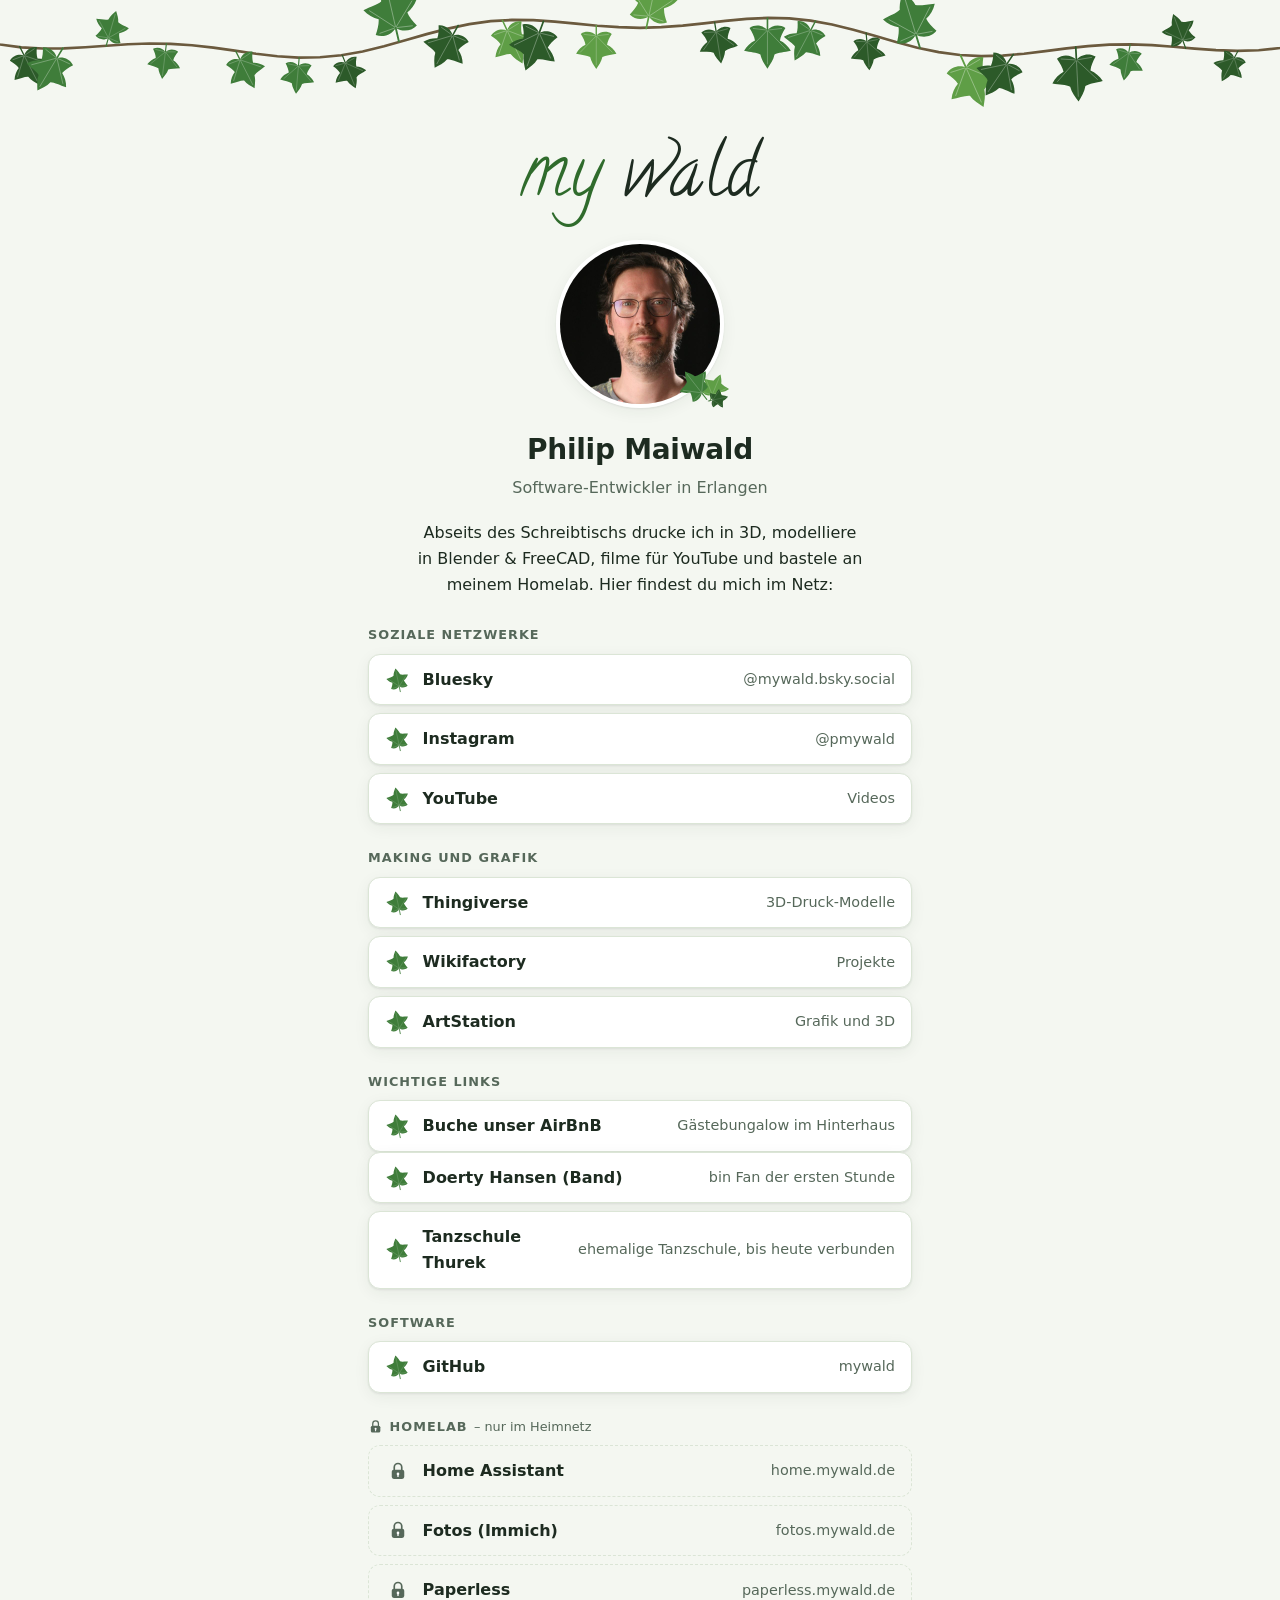
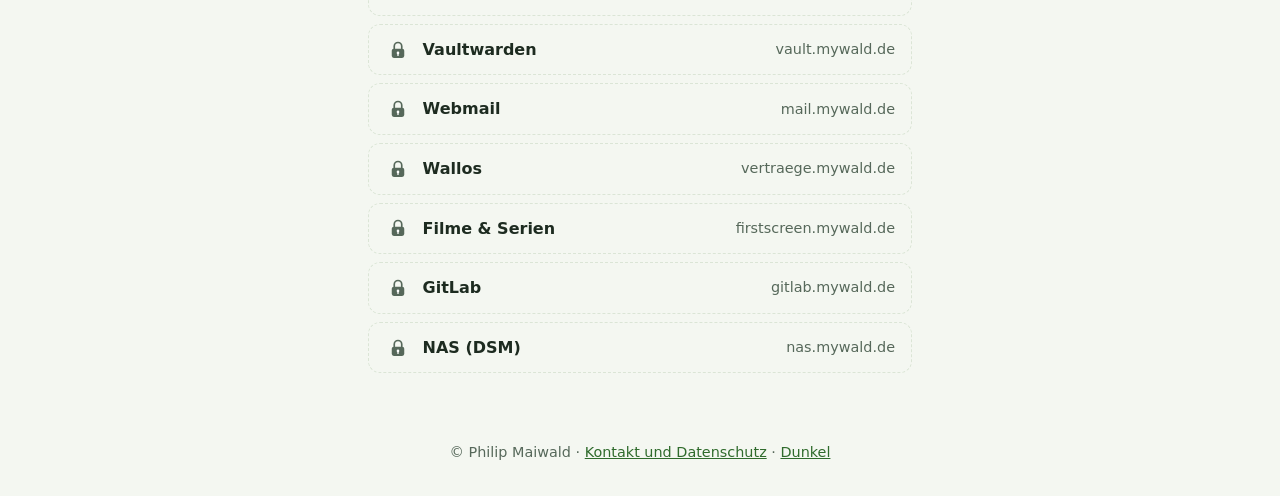
<file: index.html>
<!DOCTYPE html>
<html lang="de">
<head>
    <meta charset="utf-8">
    <meta name="viewport" content="width=device-width, initial-scale=1">
    <title>Philip Maiwald – my wald</title>
    <meta name="description" content="Philip Maiwald, Software-Entwickler aus Erlangen – hier geht es zu meinen Profilen
          auf Bluesky, Instagram, YouTube, GitHub, Thingiverse und ArtStation.">
    <meta name="theme-color" content="#f4f7f1" media="(prefers-color-scheme: light)">
    <meta name="theme-color" content="#0e1712" media="(prefers-color-scheme: dark)">
    <link rel="icon" href="favicon.ico" sizes="32x32">
    <link rel="icon" href="favicon.svg" type="image/svg+xml">
    <link rel="apple-touch-icon" href="img/apple-touch-icon.png">
    <link rel="stylesheet" href="css/mywald.css">
</head>
<body>

<!-- Efeublatt wie im Favicon (favicon.svg); Farbe von der Umgebung (currentColor), Stiel unten bei (50, 98) -->
<svg xmlns="http://www.w3.org/2000/svg" width="0" height="0" style="position:absolute">
    <symbol id="efeu" viewBox="0 0 100 100">
        <path fill="currentColor" d="M50 76 C57 84 71 88 83 80 C78 72 74 64 73 57 C81 53 88 47 93 38 C81 35 70 35 63 31
              C61 21 55 13 50 5 C45 13 39 21 37 31 C30 35 19 35 7 38 C12 47 19 53 27 57 C26 64 22 72 17 80
              C29 88 43 84 50 76 Z"/>
        <path class="ader" fill="none" stroke-linecap="round"
              d="M50 76 L50 14 M50 76 L84 41 M50 76 L16 41 M50 76 L76 79 M50 76 L24 79"/>
        <path class="stiel" fill="none" stroke="currentColor" stroke-width="3" stroke-linecap="round" d="M50 76 L50 98"/>
    </symbol>
    <!-- Schloss für die Homelab-Links (nur im Heimnetz erreichbar) -->
    <symbol id="schloss" viewBox="0 0 24 24">
        <path fill="none" stroke="currentColor" stroke-width="2" stroke-linecap="round" d="M7.5 10.5V7.5a4.5 4.5 0 0 1 9 0v3"/>
        <rect x="4.5" y="10.5" width="15" height="11" rx="2.5" fill="currentColor"/>
        <circle cx="12" cy="15.5" r="1.6" fill="var(--karte)"/>
        <path stroke="var(--karte)" stroke-width="1.6" stroke-linecap="round" d="M12 16.5v2"/>
    </symbol>
</svg>

<!-- Wortspiel: Maiwald → „my wald“. Oben deshalb ein Blätterdach aus Efeu (wiegt sich leicht, außer bei
     „Bewegung reduzieren“). -->
<header class="kopf">
    <svg class="blaetterdach" viewBox="0 0 1200 150" preserveAspectRatio="xMidYMin slice" aria-hidden="true">
            <path class="ranke" d="M-20 37.7 L0.0 41.7 L20.0 44.4 L40.0 45.5 L60.0 45.4 L80.0 44.3 L100.0 42.9 L120.0 41.5 L140.0 40.8 L160.0 41.1 L180.0 42.4 L200.0 44.7 L220.0 47.5 L240.0 50.4 L260.0 52.7 L280.0 54.0 L300.0 53.7 L320.0 51.8 L340.0 48.3 L360.0 43.4 L380.0 37.8 L400.0 32.0 L420.0 26.8 L440.0 22.6 L460.0 19.8 L480.0 18.7 L500.0 18.9 L520.0 20.3 L540.0 22.2 L560.0 24.1 L580.0 25.5 L600.0 26.1 L620.0 25.5 L640.0 24.0 L660.0 21.9 L680.0 19.6 L700.0 17.7 L720.0 16.8 L740.0 17.3 L760.0 19.4 L780.0 23.0 L800.0 27.9 L820.0 33.6 L840.0 39.4 L860.0 44.7 L880.0 48.9 L900.0 51.6 L920.0 52.6 L940.0 52.1 L960.0 50.4 L980.0 47.9 L1000.0 45.4 L1020.0 43.2 L1040.0 41.9 L1060.0 41.6 L1080.0 42.3 L1100.0 43.8 L1120.0 45.6 L1140.0 47.0 L1160.0 47.7 L1180.0 47.1 L1200.0 45.0 L1220.0 41.4 L1240.0 36.6"/>
            <g transform="translate(18 44) rotate(153)"><g class="wiegen" style="--dauer:5.2s;--start:-6.6s"><use href="#efeu" class="ton-c" x="-22" y="-42" width="43" height="43"/></g></g>
            <g transform="translate(59 45) rotate(211)"><g class="wiegen" style="--dauer:5.1s;--start:-3.5s"><use href="#efeu" class="ton-a" x="-25" y="-49" width="50" height="50"/></g></g>
            <g transform="translate(99 43) rotate(16)"><g class="wiegen" style="--dauer:8.8s;--start:-5.0s"><use href="#efeu" class="ton-a" x="-18" y="-36" width="37" height="37"/></g></g>
            <g transform="translate(156 41) rotate(187)"><g class="wiegen" style="--dauer:8.9s;--start:-0.4s"><use href="#efeu" class="ton-a" x="-18" y="-35" width="36" height="36"/></g></g>
            <g transform="translate(221 48) rotate(153)"><g class="wiegen" style="--dauer:7.3s;--start:-4.5s"><use href="#efeu" class="ton-a" x="-21" y="-41" width="42" height="42"/></g></g>
            <g transform="translate(281 54) rotate(185)"><g class="wiegen" style="--dauer:6.5s;--start:-4.4s"><use href="#efeu" class="ton-a" x="-18" y="-36" width="37" height="37"/></g></g>
            <g transform="translate(321 52) rotate(158)"><g class="wiegen" style="--dauer:7.1s;--start:-6.2s"><use href="#efeu" class="ton-c" x="-18" y="-35" width="36" height="36"/></g></g>
            <g transform="translate(374 39) rotate(-13)"><g class="wiegen" style="--dauer:7.8s;--start:-2.0s"><use href="#efeu" class="ton-a" x="-30" y="-59" width="60" height="60"/></g></g>
            <g transform="translate(430 24) rotate(209)"><g class="wiegen" style="--dauer:6.8s;--start:-4.9s"><use href="#efeu" class="ton-c" x="-24" y="-48" width="49" height="49"/></g></g>
            <g transform="translate(471 19) rotate(155)"><g class="wiegen" style="--dauer:5.6s;--start:-3.9s"><use href="#efeu" class="ton-b" x="-24" y="-47" width="48" height="48"/></g></g>
            <g transform="translate(510 20) rotate(200)"><g class="wiegen" style="--dauer:8.2s;--start:-6.5s"><use href="#efeu" class="ton-c" x="-26" y="-52" width="53" height="53"/></g></g>
            <g transform="translate(559 24) rotate(180)"><g class="wiegen" style="--dauer:5.3s;--start:-0.7s"><use href="#efeu" class="ton-b" x="-22" y="-43" width="44" height="44"/></g></g>
            <g transform="translate(606 26) rotate(12)"><g class="wiegen" style="--dauer:7.6s;--start:-7.9s"><use href="#efeu" class="ton-b" x="-27" y="-52" width="54" height="54"/></g></g>
            <g transform="translate(670 21) rotate(171)"><g class="wiegen" style="--dauer:6.4s;--start:-7.5s"><use href="#efeu" class="ton-c" x="-21" y="-41" width="42" height="42"/></g></g>
            <g transform="translate(719 17) rotate(180)"><g class="wiegen" style="--dauer:8.1s;--start:-1.0s"><use href="#efeu" class="ton-a" x="-26" y="-50" width="51" height="51"/></g></g>
            <g transform="translate(765 20) rotate(208)"><g class="wiegen" style="--dauer:5.7s;--start:-3.2s"><use href="#efeu" class="ton-a" x="-22" y="-44" width="45" height="45"/></g></g>
            <g transform="translate(812 31) rotate(175)"><g class="wiegen" style="--dauer:6.1s;--start:-3.3s"><use href="#efeu" class="ton-c" x="-19" y="-37" width="38" height="38"/></g></g>
            <g transform="translate(862 45) rotate(-17)"><g class="wiegen" style="--dauer:5.6s;--start:-5.3s"><use href="#efeu" class="ton-a" x="-29" y="-58" width="59" height="59"/></g></g>
            <g transform="translate(900 52) rotate(156)"><g class="wiegen" style="--dauer:5.0s;--start:-3.4s"><use href="#efeu" class="ton-b" x="-29" y="-56" width="57" height="57"/></g></g>
            <g transform="translate(950 51) rotate(214)"><g class="wiegen" style="--dauer:8.4s;--start:-7.6s"><use href="#efeu" class="ton-c" x="-25" y="-49" width="50" height="50"/></g></g>
            <g transform="translate(1009 44) rotate(177)"><g class="wiegen" style="--dauer:8.2s;--start:-3.1s"><use href="#efeu" class="ton-c" x="-27" y="-54" width="55" height="55"/></g></g>
            <g transform="translate(1060 42) rotate(190)"><g class="wiegen" style="--dauer:5.8s;--start:-7.9s"><use href="#efeu" class="ton-a" x="-18" y="-36" width="37" height="37"/></g></g>
            <g transform="translate(1112 45) rotate(-20)"><g class="wiegen" style="--dauer:5.6s;--start:-0.8s"><use href="#efeu" class="ton-c" x="-19" y="-36" width="37" height="37"/></g></g>
            <g transform="translate(1161 48) rotate(208)"><g class="wiegen" style="--dauer:6.5s;--start:-5.1s"><use href="#efeu" class="ton-c" x="-17" y="-34" width="35" height="35"/></g></g>
    </svg>
    <p class="schriftzug" aria-label="my wald"><span class="my">my</span> wald</p>
</header>

<main class="karte">
    <div class="portrait">
        <img src="img/philip.jpg" width="640" height="640" alt="Philip Maiwald">
        <svg class="anstecker" viewBox="0 0 100 100" aria-hidden="true">
            <g transform="translate(46 70) rotate(-38)"><use href="#efeu" class="ton-a" x="-26" y="-51" width="52" height="52"/></g>
            <g transform="translate(50 72) rotate(22)"><use href="#efeu" class="ton-b" x="-21" y="-41" width="42" height="42"/></g>
            <g transform="translate(48 72) rotate(78)"><use href="#efeu" class="ton-c" x="-15" y="-29" width="30" height="30"/></g>
        </svg>
    </div>

    <h1>Philip Maiwald</h1>
    <p class="rolle">Software-Entwickler in Erlangen</p>
    <p class="intro">Abseits des Schreibtischs drucke ich in 3D, modelliere in Blender & FreeCAD, filme für YouTube und bastele an meinem
        Homelab. Hier findest du mich im Netz:</p>

    <nav class="links" aria-label="Profile">
        <h2>Soziale Netzwerke</h2>
        <ul>
            <li><a href="https://bsky.app/profile/mywald.bsky.social" rel="me noopener" target="_blank">
                <svg class="blatt" aria-hidden="true"><use href="#efeu"/></svg>
                <span class="name">Bluesky</span><span class="wo">@mywald.bsky.social</span></a></li>
            <li><a href="https://www.instagram.com/pmywald/" rel="me noopener" target="_blank">
                <svg class="blatt" aria-hidden="true"><use href="#efeu"/></svg>
                <span class="name">Instagram</span><span class="wo">@pmywald</span></a></li>
            <li><a href="https://www.youtube.com/channel/UCD4vo0VZ3nYKXbPnwBjCF8A" rel="me noopener" target="_blank">
                <svg class="blatt" aria-hidden="true"><use href="#efeu"/></svg>
                <span class="name">YouTube</span><span class="wo">Videos</span></a></li>
        </ul>

        <h2>Making und Grafik</h2>
        <ul>
            <li><a href="https://www.thingiverse.com/mywald/designs" rel="me noopener" target="_blank">
                <svg class="blatt" aria-hidden="true"><use href="#efeu"/></svg>
                <span class="name">Thingiverse</span><span class="wo">3D-Druck-Modelle</span></a></li>
            <li><a href="https://wikifactory.com/@mywald/" rel="me noopener" target="_blank">
                <svg class="blatt" aria-hidden="true"><use href="#efeu"/></svg>
                <span class="name">Wikifactory</span><span class="wo">Projekte</span></a></li>
            <li><a href="https://www.artstation.com/artist/mywald" rel="me noopener" target="_blank">
                <svg class="blatt" aria-hidden="true"><use href="#efeu"/></svg>
                <span class="name">ArtStation</span><span class="wo">Grafik und 3D</span></a></li>
        </ul>

        <h2>Wichtige Links</h2>
        <ul>
            <li><a href="https://www.airbnb.de/rooms/5505376" rel="noopener" target="_blank">
                <svg class="blatt" aria-hidden="true"><use href="#efeu"/></svg>
                <span class="name">Buche unser AirBnB</span><span class="wo">Gästebungalow im Hinterhaus</span></a></li>
        </ul>
        <ul>
            <li><a href="https://doertyhansen.de" rel="noopener" target="_blank">
                <svg class="blatt" aria-hidden="true"><use href="#efeu"/></svg>
                <span class="name">Doerty Hansen (Band)</span><span class="wo">bin Fan der ersten Stunde</span></a></li>
            <li><a href="https://www.thurek.de" rel="noopener" target="_blank">
                <svg class="blatt" aria-hidden="true"><use href="#efeu"/></svg>
                <span class="name">Tanzschule Thurek</span><span class="wo">ehemalige Tanzschule, bis heute verbunden</span></a></li>
        </ul>

        <h2>Software</h2>
        <ul>
            <li><a href="https://github.com/mywald" rel="me noopener" target="_blank">
                <svg class="blatt" aria-hidden="true"><use href="#efeu"/></svg>
                <span class="name">GitHub</span><span class="wo">mywald</span></a></li>
        </ul>
        
        <!-- Linksammlung für zu Hause: die Dienste sind nur im Heimnetz (bzw. per VPN) erreichbar -->
        <h2 class="privat"><svg class="schloss-klein" aria-hidden="true"><use href="#schloss"/></svg>
            Homelab <span class="hinweis">– nur im Heimnetz</span></h2>
        <ul class="homelab">
            <li><a href="https://home.mywald.de/" rel="noopener" target="_blank">
                <svg class="blatt schloss" aria-hidden="true"><use href="#schloss"/></svg>
                <span class="name">Home Assistant</span><span class="wo">home.mywald.de</span></a></li>
            <li><a href="https://fotos.mywald.de/" rel="noopener" target="_blank">
                <svg class="blatt schloss" aria-hidden="true"><use href="#schloss"/></svg>
                <span class="name">Fotos (Immich)</span><span class="wo">fotos.mywald.de</span></a></li>
            <li><a href="https://paperless.mywald.de/" rel="noopener" target="_blank">
                <svg class="blatt schloss" aria-hidden="true"><use href="#schloss"/></svg>
                <span class="name">Paperless</span><span class="wo">paperless.mywald.de</span></a></li>
            <li><a href="https://vault.mywald.de/" rel="noopener" target="_blank">
                <svg class="blatt schloss" aria-hidden="true"><use href="#schloss"/></svg>
                <span class="name">Vaultwarden</span><span class="wo">vault.mywald.de</span></a></li>
            <li><a href="https://mail.mywald.de/" rel="noopener" target="_blank">
                <svg class="blatt schloss" aria-hidden="true"><use href="#schloss"/></svg>
                <span class="name">Webmail</span><span class="wo">mail.mywald.de</span></a></li>
            <li><a href="https://vertraege.mywald.de/" rel="noopener" target="_blank">
                <svg class="blatt schloss" aria-hidden="true"><use href="#schloss"/></svg>
                <span class="name">Wallos</span><span class="wo">vertraege.mywald.de</span></a></li>
            <li><a href="https://firstscreen.mywald.de/" rel="noopener" target="_blank">
                <svg class="blatt schloss" aria-hidden="true"><use href="#schloss"/></svg>
                <span class="name">Filme & Serien</span><span class="wo">firstscreen.mywald.de</span></a></li>
            <li><a href="https://gitlab.mywald.de/" rel="noopener" target="_blank">
                <svg class="blatt schloss" aria-hidden="true"><use href="#schloss"/></svg>
                <span class="name">GitLab</span><span class="wo">gitlab.mywald.de</span></a></li>
            <li><a href="https://nas.mywald.de/" rel="noopener" target="_blank">
                <svg class="blatt schloss" aria-hidden="true"><use href="#schloss"/></svg>
                <span class="name">NAS (DSM)</span><span class="wo">nas.mywald.de</span></a></li>
        </ul>
    </nav>
</main>

<footer class="fuss">
    <p>© Philip Maiwald ·
        <button class="link" type="button" popovertarget="kontakt">Kontakt und Datenschutz</button> ·
        <label class="modus"><input type="checkbox" id="modus"><span class="zu-dunkel">Dunkel</span><span
                class="zu-hell">Hell</span></label></p>
</footer>

<!-- Ohne JavaScript: popover öffnet und schließt der Browser selbst (auch per Esc oder Klick daneben) -->
<div class="dialog" id="kontakt" popover role="dialog" aria-labelledby="kontakt-titel">
    <button class="dialog-close" type="button" popovertarget="kontakt" popovertargetaction="hide"
            aria-label="Schließen">×</button>
    <h2 id="kontakt-titel">Kontakt</h2>
    <p>Das ist meine private Seite ohne Werbung und ohne geschäftlichen Zweck. Du erreichst mich per E-Mail an
        <a href="mailto:philip.maiwald@web.de">philip.maiwald@web.de</a>.</p>

    <h2>Datenschutzerklärung</h2>
    <p>Diese Webseite ist ohne Registrierung zugänglich. Ich verwende keine Cookies und keine Analyse-Software;
        Schrift und Bilder liegen auf dieser Seite selbst, es werden keine Inhalte von anderen Servern nachgeladen.
        Es werden folgende Daten von dir an meinen Provider übermittelt: deine IP-Adresse, der verwendete
        Browser (Version, Betriebssystem), die eingestellte bevorzugte Sprache, die Uhrzeit des Besuchs und von welcher
        Seite du über einen Link zu dieser Seite gefolgt bist. Diese Daten werden aus technischen Gründen an alle
        Webseiten gesendet, die du besuchst. Um daraus Rückschlüsse auf deine Identität zu ziehen, sind weitere
        Informationen von deinem Internetprovider nötig, auf die ich keinen Zugriff habe. Ggf. werden Teile dieser
        Daten für einige Zeit in Logdateien protokolliert.</p>
    <p>Mein Provider ist GitHub Pages (GitHub Inc., USA); er erhält diese Daten und speichert die IP-Adresse aus
        Sicherheitsgründen, siehe
        <a href="https://docs.github.com/de/site-policy/privacy-policies/github-general-privacy-statement" rel="noopener" target="_blank">Datenschutzerklärung
            von GitHub</a>.</p>
    <p>Die Links der Seite führen zu anderen Diensten (z. B. Airbnb, Bluesky, Instagram); dort gelten deren
        Datenschutzbestimmungen. Die Links unter „Homelab“ sind nur in meinem eigenen Netz erreichbar.</p>
    <p>Falls du Fragen zu dieser Erklärung hast oder eine Verletzung deiner Rechte vermutest, schreib mir bitte an
        <a href="mailto:philip.maiwald@web.de">philip.maiwald@web.de</a>, damit ich umgehend Abhilfe schaffen kann.</p>
</div>

</body>
</html>
</file>
<file: css/mywald.css>
/* mywald.de – Visitenkarte. Kein Framework, kein JavaScript.
   Farben oben als Variablen, hell/dunkel nach System oder Umschalter in der Fußzeile. */

@font-face {
    font-family: "Calligraffiti";
    /* nur die Buchstaben von „my wald“ (Teilmenge, siehe README) */
    src: url("../fonts/calligraffiti.woff2") format("woff2");
    font-display: swap;
}

:root {
    /* hell oder dunkel nach color-scheme: folgt dem System, außer der Umschalter unten
       in der Fußzeile kehrt es um; light-dark(hell, dunkel) wählt dann die Farbe */
    color-scheme: light dark;
    --bg: light-dark(#f4f7f1, #0e1712);
    --fg: light-dark(#1d2b20, #e4ede4);
    --muted: light-dark(#56685a, #9db2a1);
    --karte: light-dark(#ffffff, #16231b);
    --rand: light-dark(#dbe5d6, #243629);
    --gruen: light-dark(#2f6b2c, #8cc26b);
    --blatt-a: light-dark(#3f7d3a, #5c9e46);
    --blatt-b: light-dark(#5f9e46, #82b964);
    --blatt-c: light-dark(#2c5a29, #3c7633);
    --ader: light-dark(rgb(255 255 255 / .35), rgb(255 255 255 / .28));
    --ranke: light-dark(#6b5a3e, #8a7655);
    --schatten: 0 1px 2px light-dark(rgb(29 43 32 / .08), rgb(0 0 0 / .3)),
                0 4px 16px light-dark(rgb(29 43 32 / .06), rgb(0 0 0 / .25));
}

*, *::before, *::after { box-sizing: border-box; }

html { -webkit-text-size-adjust: 100%; }

body {
    margin: 0;
    background: var(--bg);
    color: var(--fg);
    font: 1rem/1.6 system-ui, -apple-system, "Segoe UI", Roboto, "Helvetica Neue", Arial, sans-serif;
}

a { color: var(--gruen); }

:focus-visible { outline: 3px solid var(--gruen); outline-offset: 3px; border-radius: 4px; }

/* Efeu (Symbol #efeu) */

.ton-a { color: var(--blatt-a); }
.ton-b { color: var(--blatt-b); }
.ton-c { color: var(--blatt-c); }
.ader { stroke: var(--ader); stroke-width: 1.4; }

/* Kopf: Blätterdach und Schriftzug */

.kopf { position: relative; text-align: center; }

.blaetterdach {
    display: block;
    width: 100%;
    height: clamp(96px, 14vw, 150px);
    overflow: visible;
}

.ranke { fill: none; stroke: var(--ranke); stroke-width: 2.5; stroke-linecap: round; }

.wiegen { animation: wiegen var(--dauer, 7s) ease-in-out var(--start, 0s) infinite alternate; }

@keyframes wiegen {
    from { transform: rotate(-6deg); }
    to   { transform: rotate(6deg); }
}

@media (prefers-reduced-motion: reduce) {
    .wiegen { animation: none; }
}

.schriftzug {
    margin: -.4rem 0 0;
    font: clamp(3rem, 11vw, 4.5rem)/1 "Calligraffiti", "Brush Script MT", cursive;
    letter-spacing: .02em;
}

.schriftzug .my { color: var(--gruen); }

/* Karte */

.karte {
    width: min(34rem, 100% - 2rem);
    margin: 1.5rem auto 0;
    text-align: center;
}

.portrait {
    position: relative;
    width: 10.5rem;
    margin: 0 auto 1.25rem;
}

.portrait img {
    display: block;
    width: 100%;
    height: auto;
    border-radius: 50%;
    border: 4px solid var(--karte);
    box-shadow: var(--schatten);
}

/* drei Blätter wie ein Anstecker unten rechts am Foto */
.anstecker {
    position: absolute;
    right: -1.4rem;
    bottom: -.9rem;
    width: 4.6rem;
    height: 4.6rem;
    overflow: visible;
}

h1 { margin: 0; font-size: 1.75rem; font-weight: 650; letter-spacing: -.01em; }

.rolle { margin: .15rem 0 0; color: var(--muted); }

.intro { margin: 1.25rem auto 0; max-width: 28rem; }

/* Links */

.links { margin-top: 1.75rem; text-align: left; }

.links h2 {
    margin: 1.5rem 0 .5rem;
    font-size: .8rem;
    font-weight: 600;
    letter-spacing: .08em;
    text-transform: uppercase;
    color: var(--muted);
}

.links ul { margin: 0; padding: 0; list-style: none; display: grid; gap: .5rem; }

.links a {
    display: grid;
    grid-template-columns: 1.6rem 1fr auto;
    align-items: center;
    gap: .75rem;
    padding: .75rem 1rem;
    background: var(--karte);
    border: 1px solid var(--rand);
    border-radius: .75rem;
    box-shadow: var(--schatten);
    color: var(--fg);
    text-decoration: none;
    transition: border-color .2s, transform .2s;
}

.links a:hover { border-color: var(--blatt-b); transform: translateY(-1px); }

.blatt {
    width: 1.6rem;
    height: 1.6rem;
    color: var(--blatt-a);
    transform: rotate(-12deg);
    transition: transform .3s, color .3s;
}

.links a:hover .blatt { color: var(--blatt-b); transform: rotate(14deg); }

.name { font-weight: 600; }

.wo { color: var(--muted); font-size: .9rem; text-align: right; overflow-wrap: anywhere; }

@media (max-width: 26rem) {
    .links a { grid-template-columns: 1.6rem 1fr; }
    .wo { grid-column: 2; text-align: left; margin-top: -.6rem; }
}

/* Fuß */

.fuss {
    margin: 3rem 0 0;
    padding: 1.25rem 1rem 2rem;
    text-align: center;
    color: var(--muted);
    font-size: .9rem;
}

.fuss p { margin: 0; }

button.link, .modus {
    padding: 0;
    border: 0;
    background: none;
    color: var(--gruen);
    font: inherit;
    text-decoration: underline;
    cursor: pointer;
}

/* Umschalter hell/dunkel: ohne JavaScript eine Checkbox, die die Systemeinstellung umkehrt
   (:has). Sie zeigt, wohin sie schaltet. Gemerkt wird die Wahl nicht, beim nächsten Besuch
   gilt wieder das System. */

.modus input { position: absolute; opacity: 0; width: 1px; height: 1px; margin: 0; }
.modus:has(:focus-visible) { outline: 3px solid var(--gruen); outline-offset: 3px; border-radius: 4px; }
.modus .zu-hell { display: none; }

@media (prefers-color-scheme: light) {
    :root:has(#modus:checked) { color-scheme: dark; }
    .modus:has(:checked) .zu-dunkel { display: none; }
    .modus:has(:checked) .zu-hell { display: inline; }
}

@media (prefers-color-scheme: dark) {
    :root:has(#modus:checked) { color-scheme: light; }
    .modus:not(:has(:checked)) .zu-dunkel { display: none; }
    .modus:not(:has(:checked)) .zu-hell { display: inline; }
}

/* Kontakt und Datenschutz (popover) */

.dialog {
    width: min(40rem, 100% - 2rem);
    max-height: calc(100% - 4rem);
    overflow: auto;
    padding: 1.5rem 1.75rem;
    border: 1px solid var(--rand);
    border-radius: 1rem;
    background: var(--karte);
    color: var(--fg);
    box-shadow: 0 10px 40px rgb(0 0 0 / .25);
}

.dialog::backdrop { background: rgb(14 23 18 / .55); }

.dialog h2 { margin: 1.25rem 0 .5rem; font-size: 1.25rem; }
.dialog h2:first-of-type { margin-top: 0; padding-right: 2rem; }
.dialog p { margin: 0 0 .75rem; }

.dialog-close {
    position: absolute;
    top: .75rem;
    right: .75rem;
    width: 2.25rem;
    height: 2.25rem;
    border: 0;
    border-radius: 50%;
    background: var(--bg);
    color: var(--fg);
    font-size: 1.4rem;
    line-height: 1;
    cursor: pointer;
}

.dialog-close:hover { background: var(--rand); }

/* Homelab: Linksammlung für zu Hause, mit Schloss statt Blatt – von außen nicht erreichbar */

.links h2.privat { display: flex; align-items: center; gap: .4rem; }

.schloss-klein { width: .95rem; height: .95rem; color: var(--muted); }

.hinweis { text-transform: none; letter-spacing: 0; font-weight: 400; }

.homelab a { background: transparent; box-shadow: none; border-style: dashed; }

.links .schloss { color: var(--muted); transform: none; width: 1.25rem; height: 1.25rem; justify-self: center; }

.links a:hover .schloss { color: var(--gruen); transform: none; }
</file>
